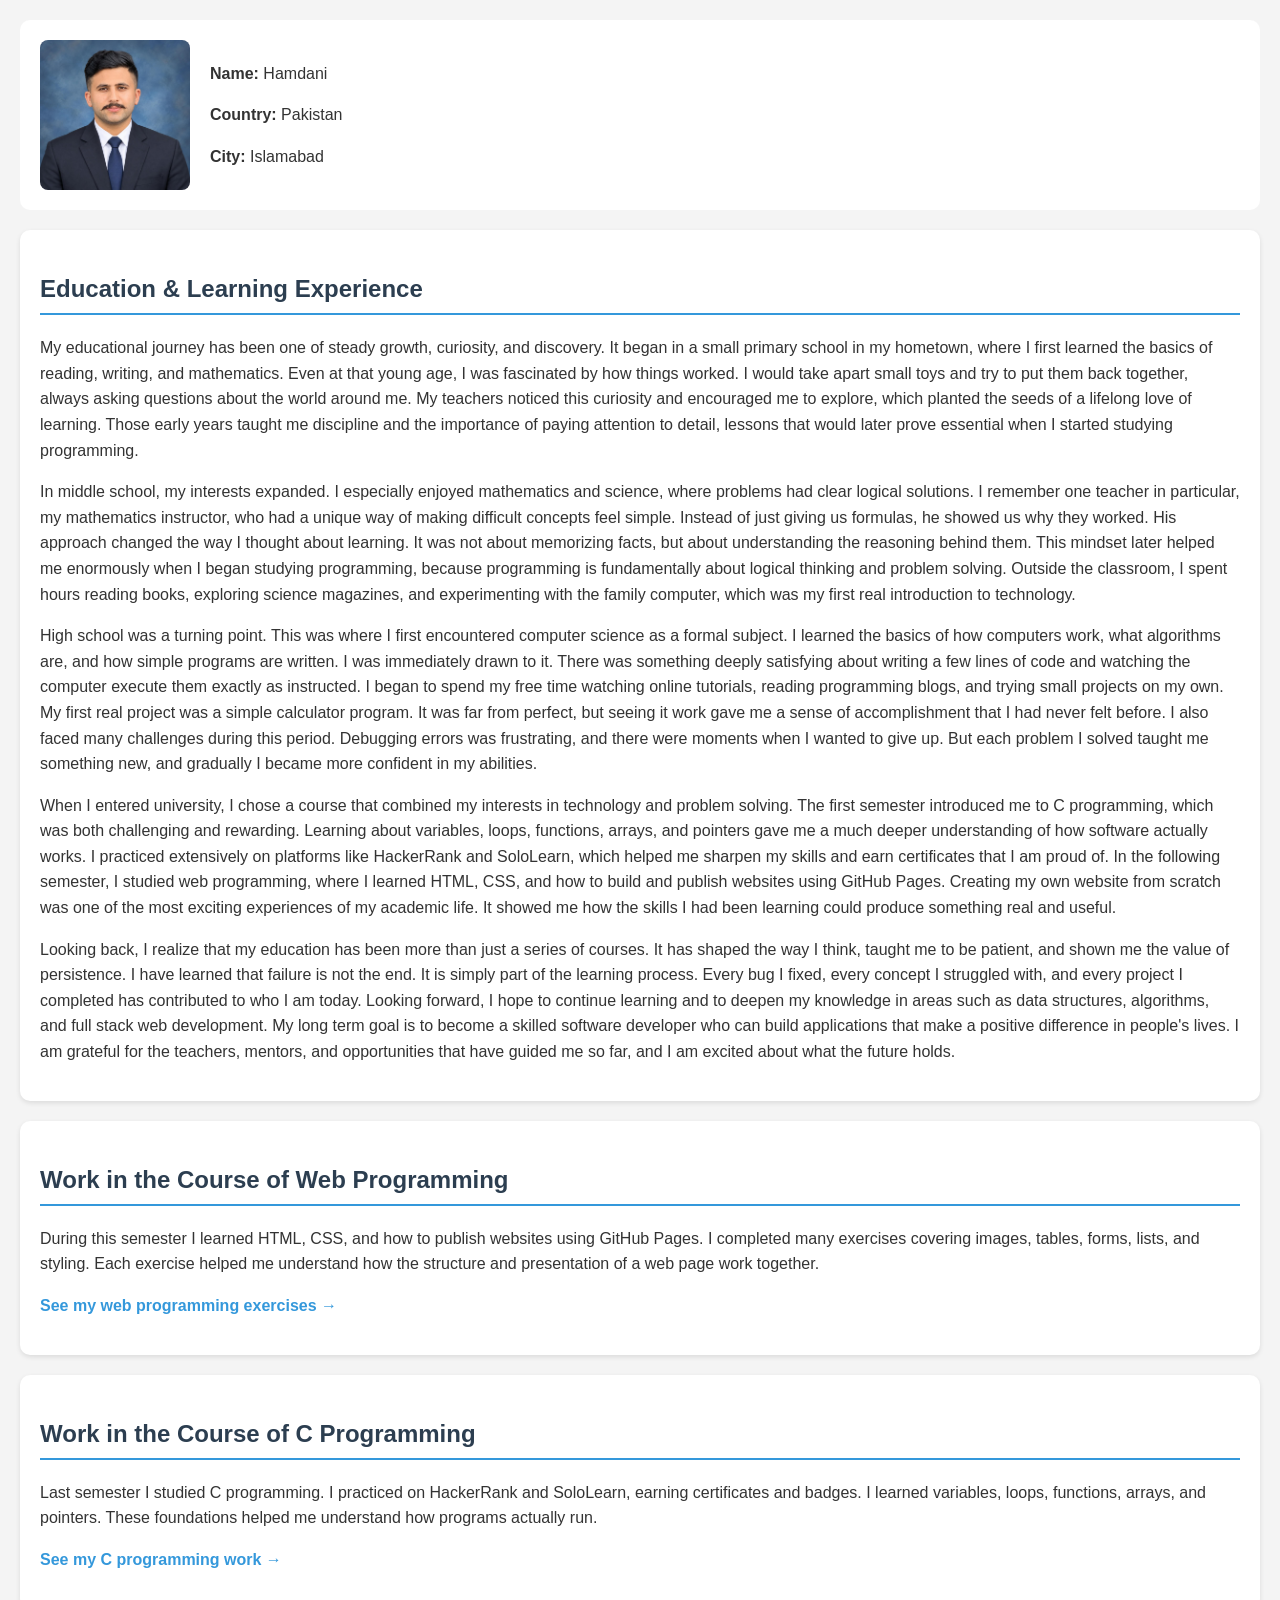
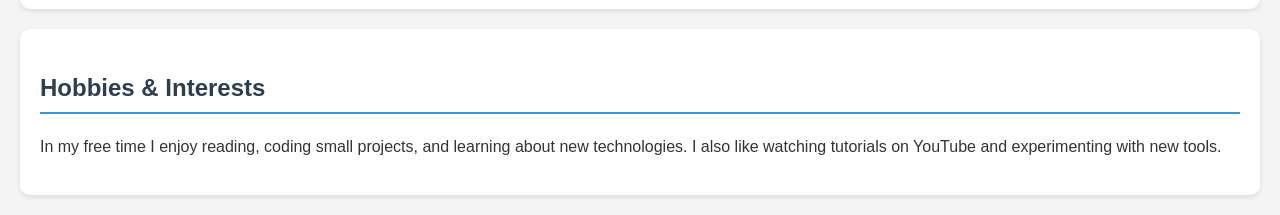
<file: index.html>
<!DOCTYPE html>
<html>
<head>
    <title>Hamdani's Homepage</title>
    <link rel="stylesheet" href="style.css">
</head>
<body>

    <div class="profile">
        <img src="profile.jpg" alt="My profile picture" width="150">
        <div class="info">
            <p><strong>Name:</strong> Hamdani</p>
            <p><strong>Country:</strong> Pakistan</p>
            <p><strong>City:</strong> Islamabad</p>
        </div>
    </div>

    <div class="section">
        <h2>Education &amp; Learning Experience</h2>
        <p>
        My educational journey has been one of steady growth, curiosity, and discovery. It began in a small primary school in my hometown, where I first learned the basics of reading, writing, and mathematics. Even at that young age, I was fascinated by how things worked. I would take apart small toys and try to put them back together, always asking questions about the world around me. My teachers noticed this curiosity and encouraged me to explore, which planted the seeds of a lifelong love of learning. Those early years taught me discipline and the importance of paying attention to detail, lessons that would later prove essential when I started studying programming.
        </p>
        <p>
        In middle school, my interests expanded. I especially enjoyed mathematics and science, where problems had clear logical solutions. I remember one teacher in particular, my mathematics instructor, who had a unique way of making difficult concepts feel simple. Instead of just giving us formulas, he showed us why they worked. His approach changed the way I thought about learning. It was not about memorizing facts, but about understanding the reasoning behind them. This mindset later helped me enormously when I began studying programming, because programming is fundamentally about logical thinking and problem solving. Outside the classroom, I spent hours reading books, exploring science magazines, and experimenting with the family computer, which was my first real introduction to technology.
        </p>
        <p>
        High school was a turning point. This was where I first encountered computer science as a formal subject. I learned the basics of how computers work, what algorithms are, and how simple programs are written. I was immediately drawn to it. There was something deeply satisfying about writing a few lines of code and watching the computer execute them exactly as instructed. I began to spend my free time watching online tutorials, reading programming blogs, and trying small projects on my own. My first real project was a simple calculator program. It was far from perfect, but seeing it work gave me a sense of accomplishment that I had never felt before. I also faced many challenges during this period. Debugging errors was frustrating, and there were moments when I wanted to give up. But each problem I solved taught me something new, and gradually I became more confident in my abilities.
        </p>
        <p>
        When I entered university, I chose a course that combined my interests in technology and problem solving. The first semester introduced me to C programming, which was both challenging and rewarding. Learning about variables, loops, functions, arrays, and pointers gave me a much deeper understanding of how software actually works. I practiced extensively on platforms like HackerRank and SoloLearn, which helped me sharpen my skills and earn certificates that I am proud of. In the following semester, I studied web programming, where I learned HTML, CSS, and how to build and publish websites using GitHub Pages. Creating my own website from scratch was one of the most exciting experiences of my academic life. It showed me how the skills I had been learning could produce something real and useful.
        </p>
        <p>
        Looking back, I realize that my education has been more than just a series of courses. It has shaped the way I think, taught me to be patient, and shown me the value of persistence. I have learned that failure is not the end. It is simply part of the learning process. Every bug I fixed, every concept I struggled with, and every project I completed has contributed to who I am today. Looking forward, I hope to continue learning and to deepen my knowledge in areas such as data structures, algorithms, and full stack web development. My long term goal is to become a skilled software developer who can build applications that make a positive difference in people's lives. I am grateful for the teachers, mentors, and opportunities that have guided me so far, and I am excited about what the future holds.
        </p>
    </div>

    <div class="section">
        <h2>Work in the Course of Web Programming</h2>
        <p>
        During this semester I learned HTML, CSS, and how to publish websites using GitHub Pages. I completed many exercises covering images, tables, forms, lists, and styling. Each exercise helped me understand how the structure and presentation of a web page work together.
        </p>
        <p>
            <a href="workinwebprogramming.html">See my web programming exercises →</a>
        </p>
    </div>

    <div class="section">
        <h2>Work in the Course of C Programming</h2>
        <p>
        Last semester I studied C programming. I practiced on HackerRank and SoloLearn, earning certificates and badges. I learned variables, loops, functions, arrays, and pointers. These foundations helped me understand how programs actually run.
        </p>
        <p>
            <a href="workincprogramming.html">See my C programming work →</a>
        </p>
    </div>

    <div class="section">
        <h2>Hobbies &amp; Interests</h2>
        <p>
        In my free time I enjoy reading, coding small projects, and learning about new technologies. I also like watching tutorials on YouTube and experimenting with new tools.
        </p>
    </div>

</body>
</html>
</file>
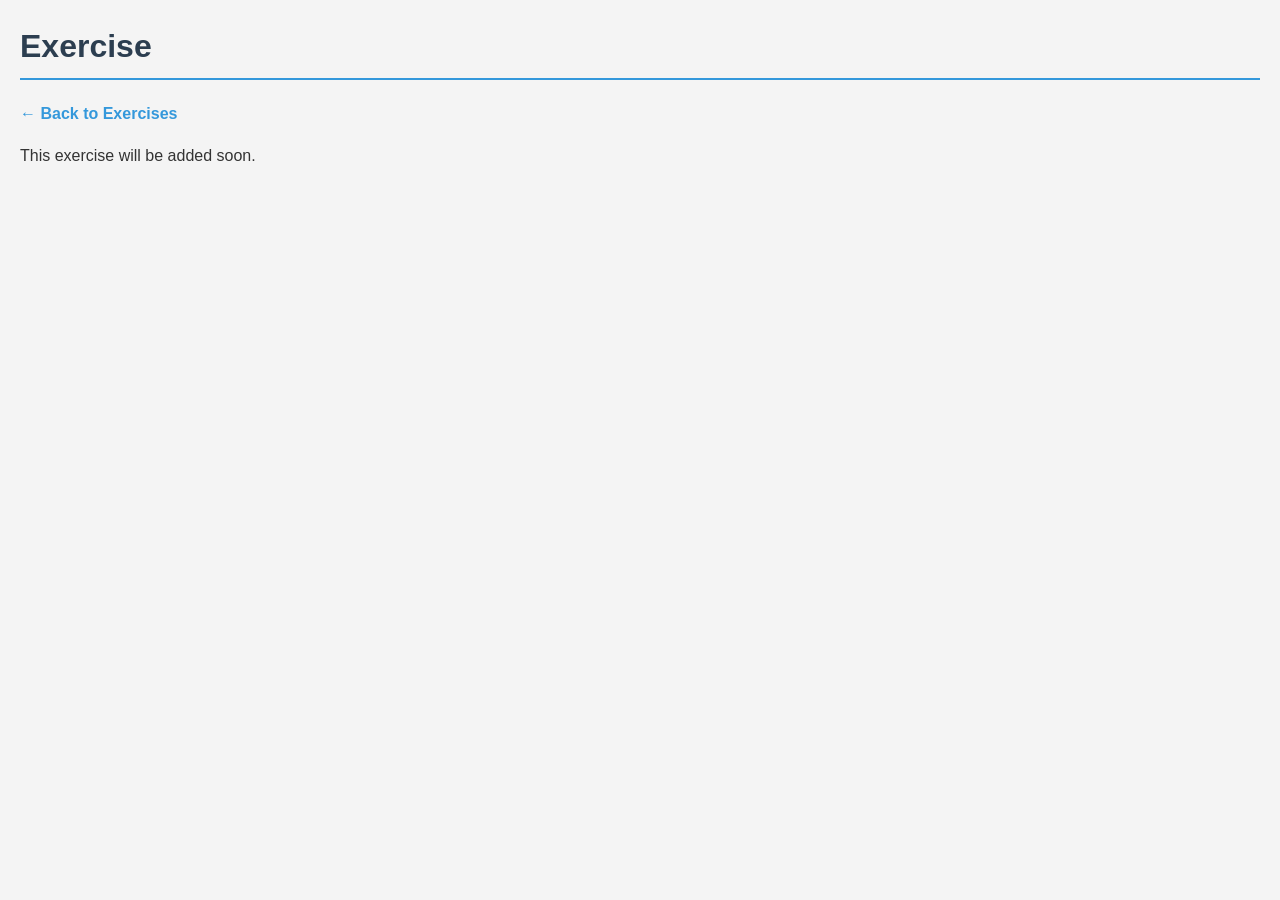
<file: exercise1.html>
<!DOCTYPE html>
<html>
<head>
    <title>Exercise</title>
    <link rel="stylesheet" href="style.css">
</head>
<body>
    <h1>Exercise</h1>
    <p><a href="workinwebprogramming.html">← Back to Exercises</a></p>
    <p>This exercise will be added soon.</p>
</body>
</html>
</file>
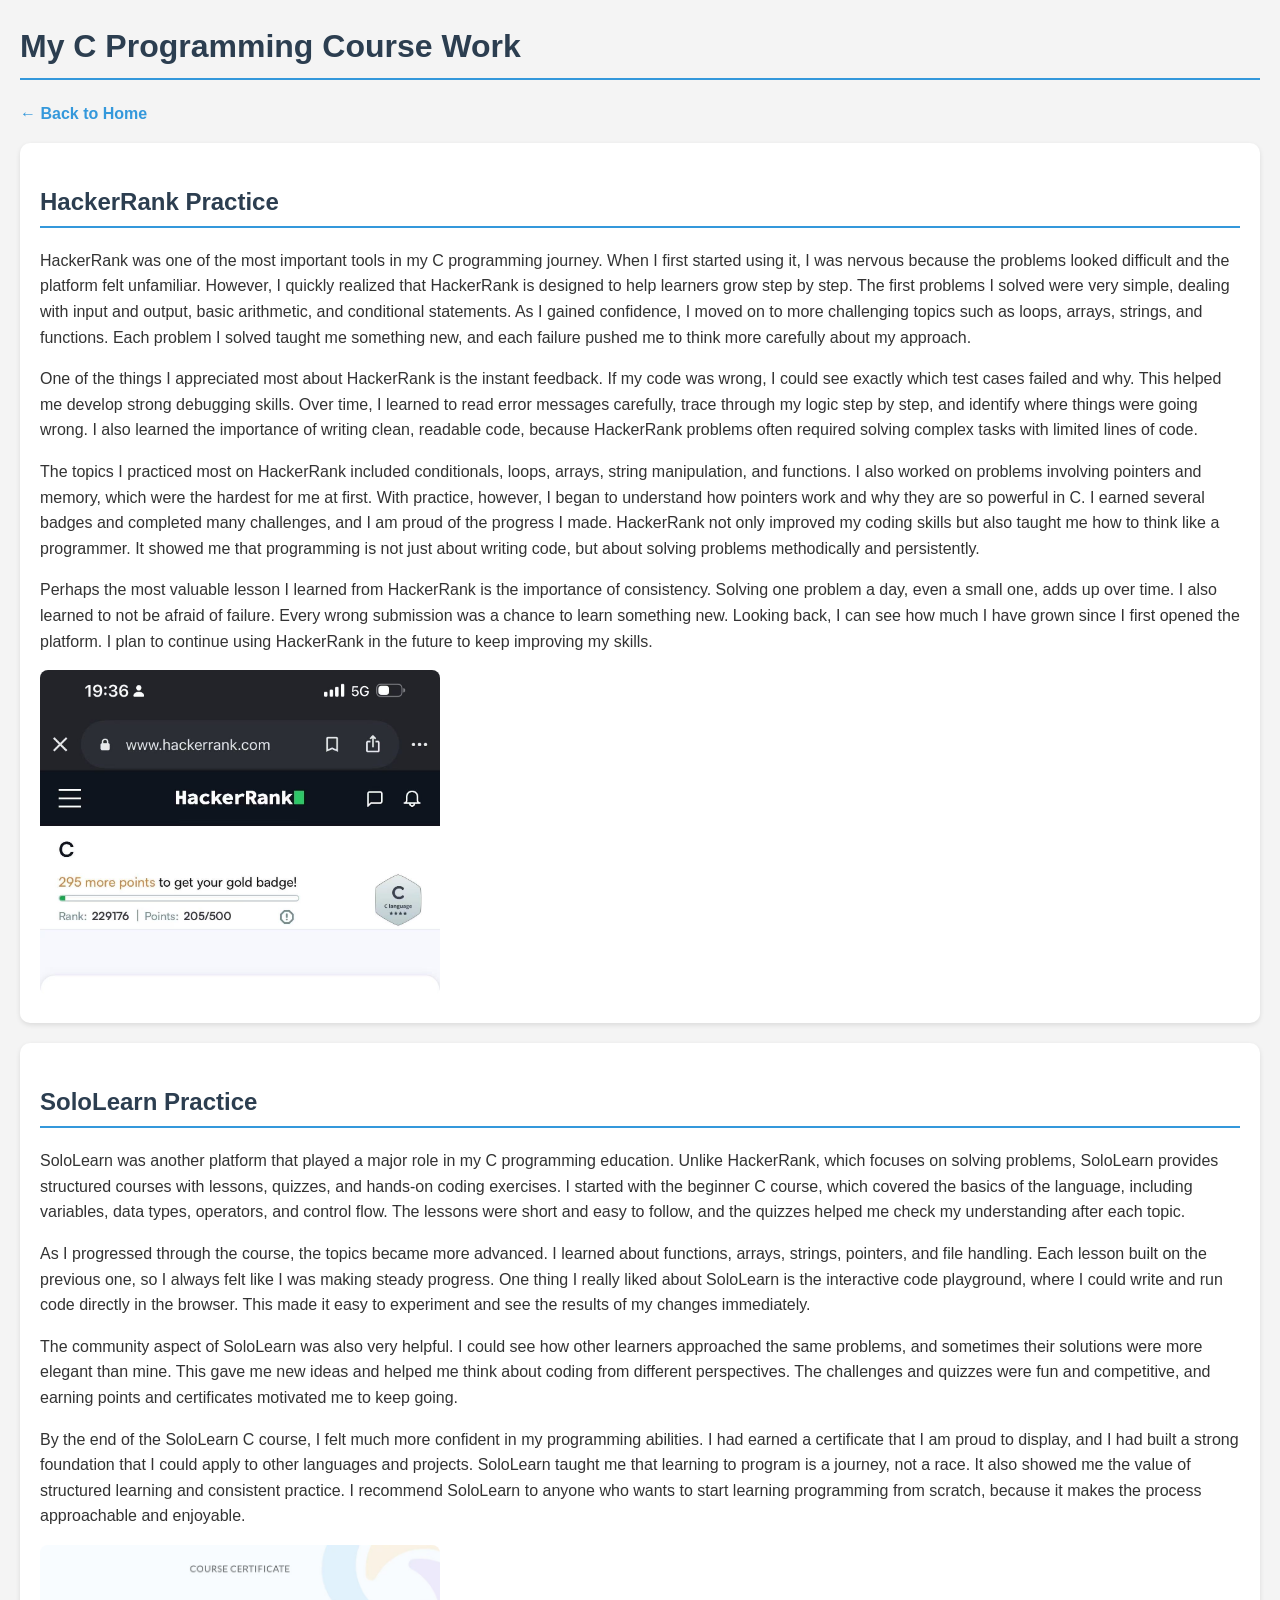
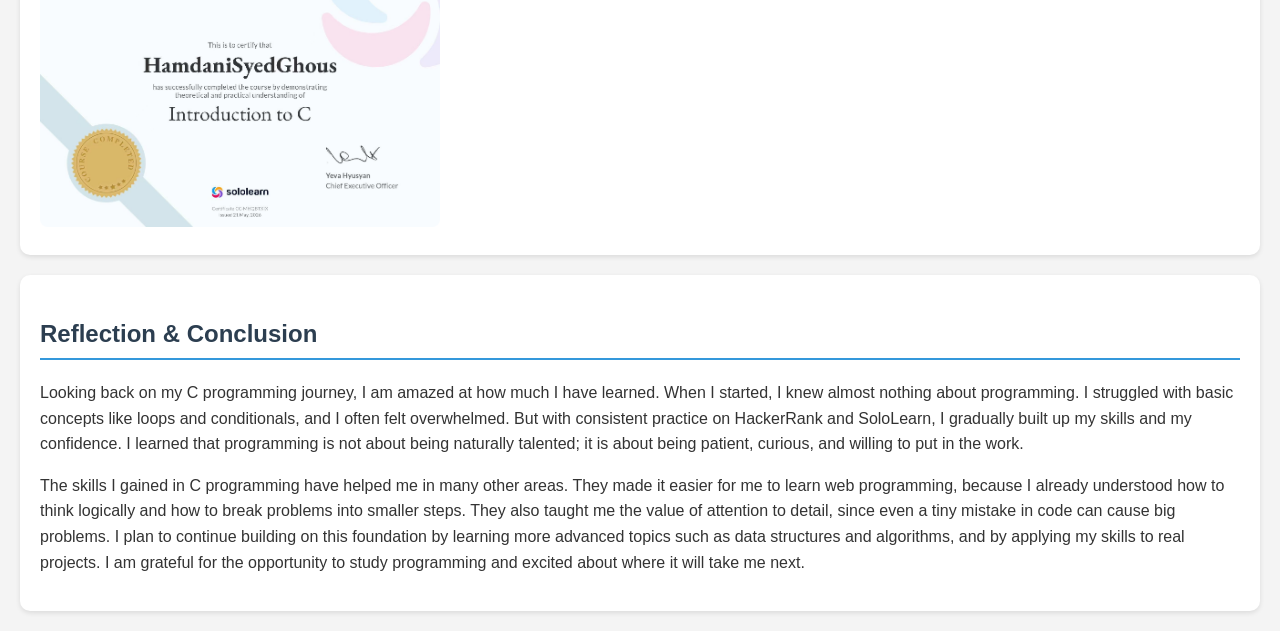
<file: workincprogramming.html>
<!DOCTYPE html>
<html>
<head>
    <title>My C Programming Work</title>
    <link rel="stylesheet" href="style.css">
</head>
<body>

    <h1>My C Programming Course Work</h1>
    <p><a href="index.html">← Back to Home</a></p>

    <div class="section">
        <h2>HackerRank Practice</h2>
        <p>
        HackerRank was one of the most important tools in my C programming journey. When I first started using it, I was nervous because the problems looked difficult and the platform felt unfamiliar. However, I quickly realized that HackerRank is designed to help learners grow step by step. The first problems I solved were very simple, dealing with input and output, basic arithmetic, and conditional statements. As I gained confidence, I moved on to more challenging topics such as loops, arrays, strings, and functions. Each problem I solved taught me something new, and each failure pushed me to think more carefully about my approach.
        </p>
        <p>
        One of the things I appreciated most about HackerRank is the instant feedback. If my code was wrong, I could see exactly which test cases failed and why. This helped me develop strong debugging skills. Over time, I learned to read error messages carefully, trace through my logic step by step, and identify where things were going wrong. I also learned the importance of writing clean, readable code, because HackerRank problems often required solving complex tasks with limited lines of code.
        </p>
        <p>
        The topics I practiced most on HackerRank included conditionals, loops, arrays, string manipulation, and functions. I also worked on problems involving pointers and memory, which were the hardest for me at first. With practice, however, I began to understand how pointers work and why they are so powerful in C. I earned several badges and completed many challenges, and I am proud of the progress I made. HackerRank not only improved my coding skills but also taught me how to think like a programmer. It showed me that programming is not just about writing code, but about solving problems methodically and persistently.
        </p>
        <p>
        Perhaps the most valuable lesson I learned from HackerRank is the importance of consistency. Solving one problem a day, even a small one, adds up over time. I also learned to not be afraid of failure. Every wrong submission was a chance to learn something new. Looking back, I can see how much I have grown since I first opened the platform. I plan to continue using HackerRank in the future to keep improving my skills.
        </p>
        <img src="hackerrank-cert.png" alt="My HackerRank Certificate" width="400">
    </div>

    <div class="section">
        <h2>SoloLearn Practice</h2>
        <p>
        SoloLearn was another platform that played a major role in my C programming education. Unlike HackerRank, which focuses on solving problems, SoloLearn provides structured courses with lessons, quizzes, and hands-on coding exercises. I started with the beginner C course, which covered the basics of the language, including variables, data types, operators, and control flow. The lessons were short and easy to follow, and the quizzes helped me check my understanding after each topic.
        </p>
        <p>
        As I progressed through the course, the topics became more advanced. I learned about functions, arrays, strings, pointers, and file handling. Each lesson built on the previous one, so I always felt like I was making steady progress. One thing I really liked about SoloLearn is the interactive code playground, where I could write and run code directly in the browser. This made it easy to experiment and see the results of my changes immediately.
        </p>
        <p>
        The community aspect of SoloLearn was also very helpful. I could see how other learners approached the same problems, and sometimes their solutions were more elegant than mine. This gave me new ideas and helped me think about coding from different perspectives. The challenges and quizzes were fun and competitive, and earning points and certificates motivated me to keep going.
        </p>
        <p>
        By the end of the SoloLearn C course, I felt much more confident in my programming abilities. I had earned a certificate that I am proud to display, and I had built a strong foundation that I could apply to other languages and projects. SoloLearn taught me that learning to program is a journey, not a race. It also showed me the value of structured learning and consistent practice. I recommend SoloLearn to anyone who wants to start learning programming from scratch, because it makes the process approachable and enjoyable.
        </p>
        <img src="sololearn-cert.png" alt="My SoloLearn Certificate" width="400">
    </div>

    <div class="section">
        <h2>Reflection &amp; Conclusion</h2>
        <p>
        Looking back on my C programming journey, I am amazed at how much I have learned. When I started, I knew almost nothing about programming. I struggled with basic concepts like loops and conditionals, and I often felt overwhelmed. But with consistent practice on HackerRank and SoloLearn, I gradually built up my skills and my confidence. I learned that programming is not about being naturally talented; it is about being patient, curious, and willing to put in the work.
        </p>
        <p>
        The skills I gained in C programming have helped me in many other areas. They made it easier for me to learn web programming, because I already understood how to think logically and how to break problems into smaller steps. They also taught me the value of attention to detail, since even a tiny mistake in code can cause big problems. I plan to continue building on this foundation by learning more advanced topics such as data structures and algorithms, and by applying my skills to real projects. I am grateful for the opportunity to study programming and excited about where it will take me next.
        </p>
    </div>

</body>
</html>
</file>
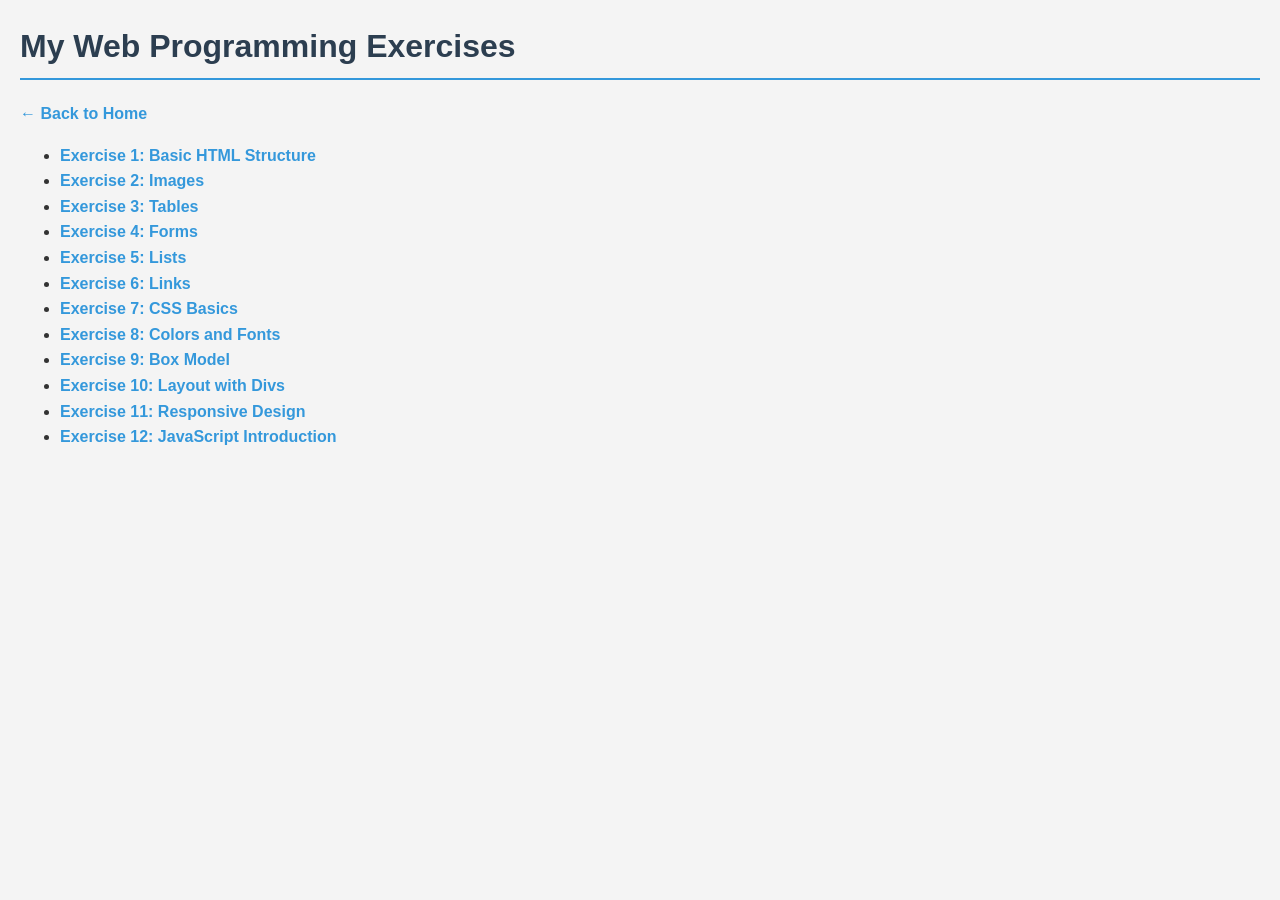
<file: workinwebprogramming.html>
<!DOCTYPE html>
<html>
<head>
    <title>Web Programming Exercises</title>
    <link rel="stylesheet" href="style.css">
</head>
<body>

    <h1>My Web Programming Exercises</h1>
    <p><a href="index.html">← Back to Home</a></p>

    <ul>
        <li><a href="exercise1.html">Exercise 1: Basic HTML Structure</a></li>
        <li><a href="exercise2.html">Exercise 2: Images</a></li>
        <li><a href="exercise3.html">Exercise 3: Tables</a></li>
        <li><a href="exercise4.html">Exercise 4: Forms</a></li>
        <li><a href="exercise5.html">Exercise 5: Lists</a></li>
        <li><a href="exercise6.html">Exercise 6: Links</a></li>
        <li><a href="exercise7.html">Exercise 7: CSS Basics</a></li>
        <li><a href="exercise8.html">Exercise 8: Colors and Fonts</a></li>
        <li><a href="exercise9.html">Exercise 9: Box Model</a></li>
        <li><a href="exercise10.html">Exercise 10: Layout with Divs</a></li>
        <li><a href="exercise11.html">Exercise 11: Responsive Design</a></li>
        <li><a href="exercise12.html">Exercise 12: JavaScript Introduction</a></li>
    </ul>

</body>
</html>
</file>
<file: style.css>
body {
    font-family: Arial, sans-serif;
    background-color: #f4f4f4;
    margin: 20px;
    color: #333;
    line-height: 1.6;
}

h1, h2 {
    color: #2c3e50;
    border-bottom: 2px solid #3498db;
    padding-bottom: 5px;
}

.profile {
    display: flex;
    align-items: center;
    gap: 20px;
    background-color: white;
    padding: 20px;
    border-radius: 10px;
    margin-bottom: 20px;
}

.section {
    background-color: white;
    padding: 20px;
    margin-bottom: 20px;
    border-radius: 10px;
    box-shadow: 0 2px 5px rgba(0,0,0,0.1);
}

a {
    color: #3498db;
    text-decoration: none;
    font-weight: bold;
}

a:hover {
    text-decoration: underline;
    color: #e74c3c;
}

img {
    max-width: 100%;
    border-radius: 8px;
}
</file>
